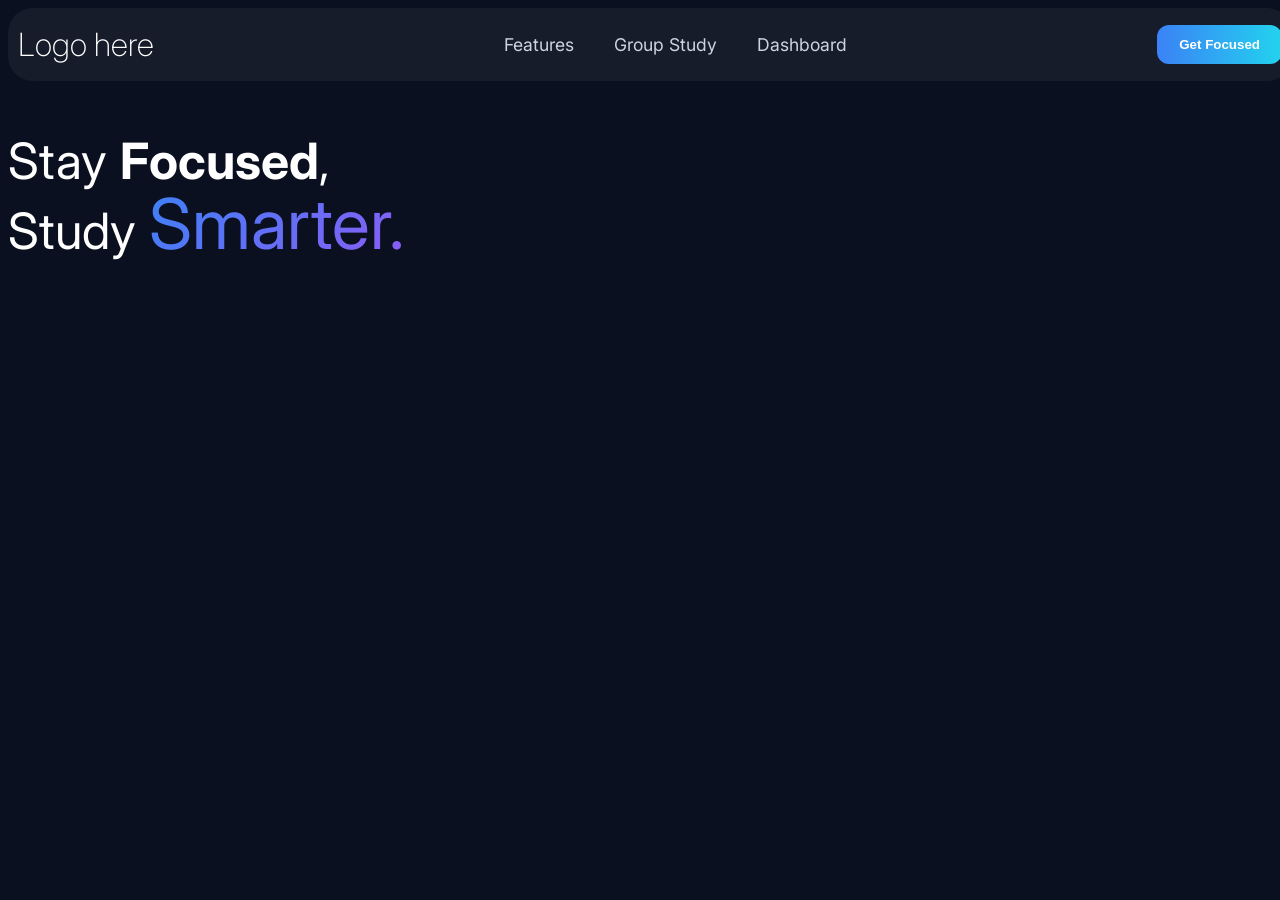
<file: index.html>
<!DOCTYPE html>
<html lang="en">
<head>
    <meta charset="UTF-8">
    <meta name="viewport" content="width=device-width, initial-scale=1.0">
    <title>Doctitle</title>
    <link rel="stylesheet" href="styles.css">
    <link rel="preconnect" href="https://fonts.googleapis.com">
    <link rel="preconnect" href="https://fonts.gstatic.com" crossorigin>
    <link href="https://fonts.googleapis.com/css2?family=Inter:wght@400;500;600;700;800&display=swap" rel="stylesheet">
    
</head>
<body>
   <nav>
    <div class="logo">Logo here</div>
    <ul class="navlinks">
        <li><a href="#">Features</a></li>
        <li><a href="#">Group Study</a></li>
        <li><a href="#">Dashboard</a></li>
    </ul>
    <div class="btns">
        
            <button class="btn1">
                Get Focused
                
            </button>
        
    </div>
   </nav>
   <div id="hookline">
    <p id="p1">
        Stay <b>Focused</b>,
    <p>
    <p id="p2">
        Study <span id="smart">Smarter.</span>
    <p>


   </div>
</body>
</html>
</file>
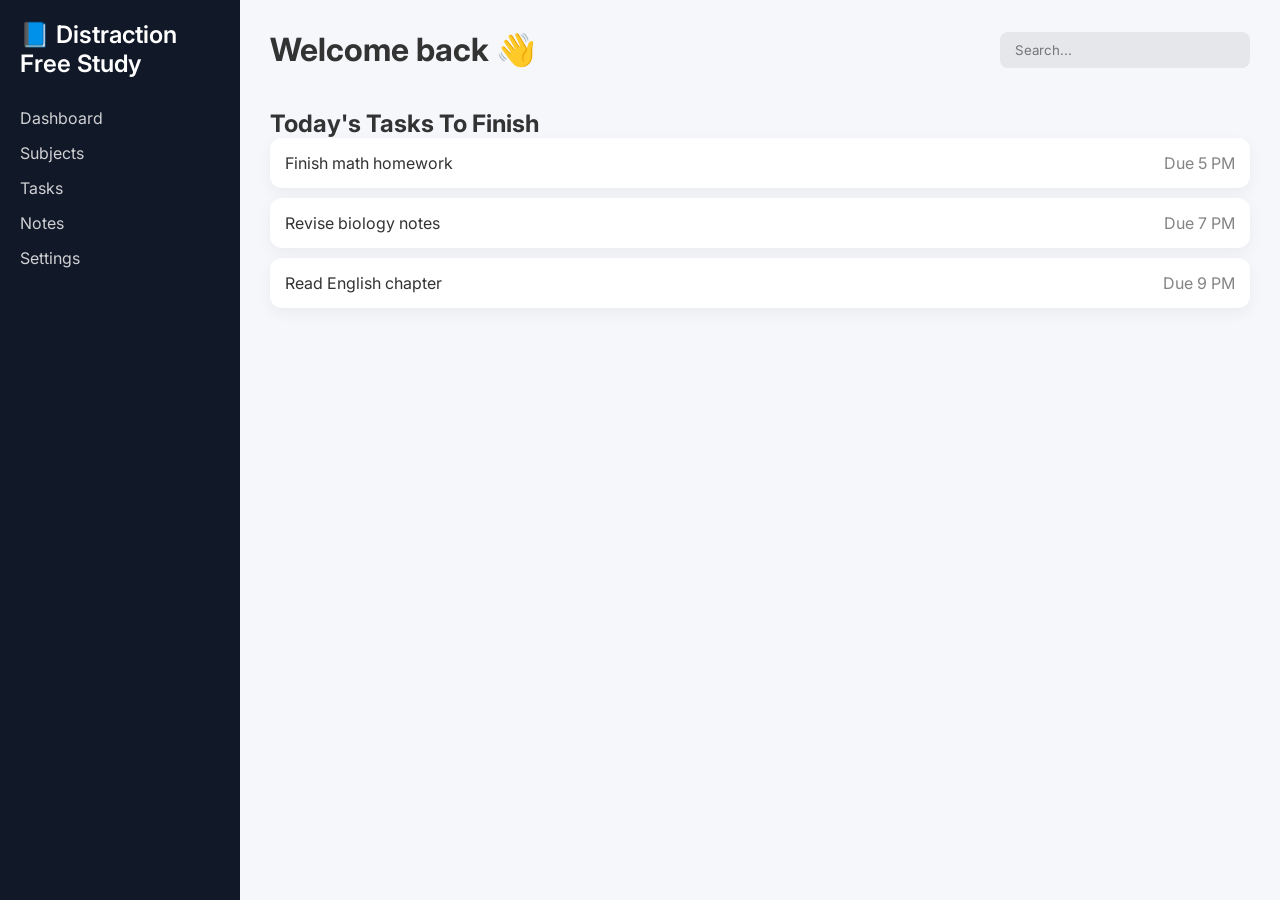
<file: test.html>
<!DOCTYPE html>
<html lang="en">
<head>
  <meta charset="UTF-8">
  <title>Distraction Free Study Website</title>
  <meta name="viewport" content="width=device-width, initial-scale=1.0">

  <!-- Google Font -->
  <link href="https://fonts.googleapis.com/css2?family=Inter:wght@300;400;600&display=swap" rel="stylesheet">

  <style>
    * {
      margin: 0;
      padding: 0;
      box-sizing: border-box;
      font-family: 'Inter', sans-serif;
    }

    body {
      display: flex;
      background-color: #f5f7fb;
      color: #333;
    }

    /* Sidebar */
    .sidebar {
      width: 240px;
      height: 100vh;
      background: #111827;
      color: white;
      padding: 20px;
      position: fixed;
    }

    .sidebar h2 {
      margin-bottom: 30px;
      font-weight: 600;
    }

    .sidebar ul {
      list-style: none;
    }

    .sidebar ul li {
      margin: 15px 0;
      cursor: pointer;
      opacity: 0.8;
      transition: 0.2s;
    }

    .sidebar ul li:hover {
      opacity: 100;
    }

    /* Main Content */
    .main {
      margin-left: 240px;
      padding: 30px;
      width: 100%;
    }

    .header {
      display: flex;
      justify-content: space-between;
      align-items: center;
      margin-bottom: 30px;
    }

    .header input {
      padding: 10px 15px;
      border-radius: 8px;
      border: none;
      width: 250px;
      background: #e5e7eb;
    }

    .cards {
      display: grid;
      grid-template-columns: repeat(auto-fit, minmax(220px, 1fr));
      gap: 20px;
    }

    .card {
      background: white;
      padding: 20px;
      border-radius: 16px;
      box-shadow: 0 10px 25px rgba(0,0,0,0.05);
      transition: 0.2s;
    }

    .card:hover {
      transform: translateY(-5px);
    }

    .card h3 {
      margin-bottom: 10px;
    }

    .progress {
      height: 8px;
      background: #e5e7eb;
      border-radius: 10px;
      overflow: hidden;
      margin-top: 10px;
    }

    .progress-bar {
      height: 100%;
      background: #6366f1;
      width: 60%;
    }

    /* Task List */
    .tasks {
      margin-top: 40px;
    }

    .task {
      background: white;
      padding: 15px;
      border-radius: 12px;
      margin-bottom: 10px;
      display: flex;
      justify-content: space-between;
      box-shadow: 0 5px 15px rgba(0,0,0,0.05);
    }

    .task span {
      opacity: 0.6;
    }
  </style>
</head>

<body>

  <!-- Sidebar -->
  <div class="sidebar">
    <h2>📘 Distraction Free Study</h2>
    <ul>
      <li>Dashboard</li>
      <li>Subjects</li>
      <li>Tasks</li>
      <li>Notes</li>
      <li>Settings</li>
    </ul>
  </div>

  <!-- Main Content -->
  <div class="main">

    <div class="header">
      <h1>Welcome back 👋</h1>
      <input type="text" placeholder="Search...">
    </div>


    <div class="tasks">
      <h2>Today's Tasks To Finish</h2>

      <div class="task">
        <div>Finish math homework</div>
        <span>Due 5 PM</span>
      </div>

      <div class="task">
        <div>Revise biology notes</div>
        <span>Due 7 PM</span>
      </div>

      <div class="task">
        <div>Read English chapter</div>
        <span>Due 9 PM</span>
      </div>

    </div>

  </div>

</body>
</html>
</file>
<file: styles.css>
nav{
    width: 100%;
    padding: 10px;
    background-color: #050816;
    background: rgba(255, 255, 255, 0.05);
    border-radius: 25px;
    backdrop-filter: 100px;
    margin-bottom: 2rem;
    display: flex;
    align-items: center;
    justify-content: space-between;

}
body{
    background: #0B1020;
    font-family: 'Inter', sans-serif;
}
.logo{
    font-size: 2rem;
    font-weight: 200;
    color: white;
}
.navlinks{
    list-style: none;
    display: flex;
    gap: 40px;
}
.navlinks li a{
    position: relative;
    font-size: 1.1rem;
    font-weight: 400;
    color: #cbd5e1;
    transition: 0.3s;
    text-decoration: none;
   
}
.navlinks li a:hover{
    color: lightblue;
    text-shadow: 0 0 10px lightblue;
}
.btns{
    display: flex;

}
.btn1{
    background: linear-gradient(90deg, #3b82f6, #22d3ee);
    color: white;
    border: none;
    border-radius: 12px;
    padding: 12px 22px;
    font-weight: bold;
    
    
}

.btn1:hover{
    background: linear-gradient(180deg,  #f6af3b, #ee3d22);
    box-shadow: 0 0 25px #f6763a;
}
#hookline{
    color: white;
}
#p1{
    font-size: 50px;
    margin-bottom: -60px;
}
#p2{
    font-size: 50px;
}
#smart{
     background: linear-gradient(135deg, #3B82F6, #8B5CF6);;
    -webkit-background-clip: text;
    -webkit-text-fill-color: transparent;
    font-size: 70px;
}
</file>
